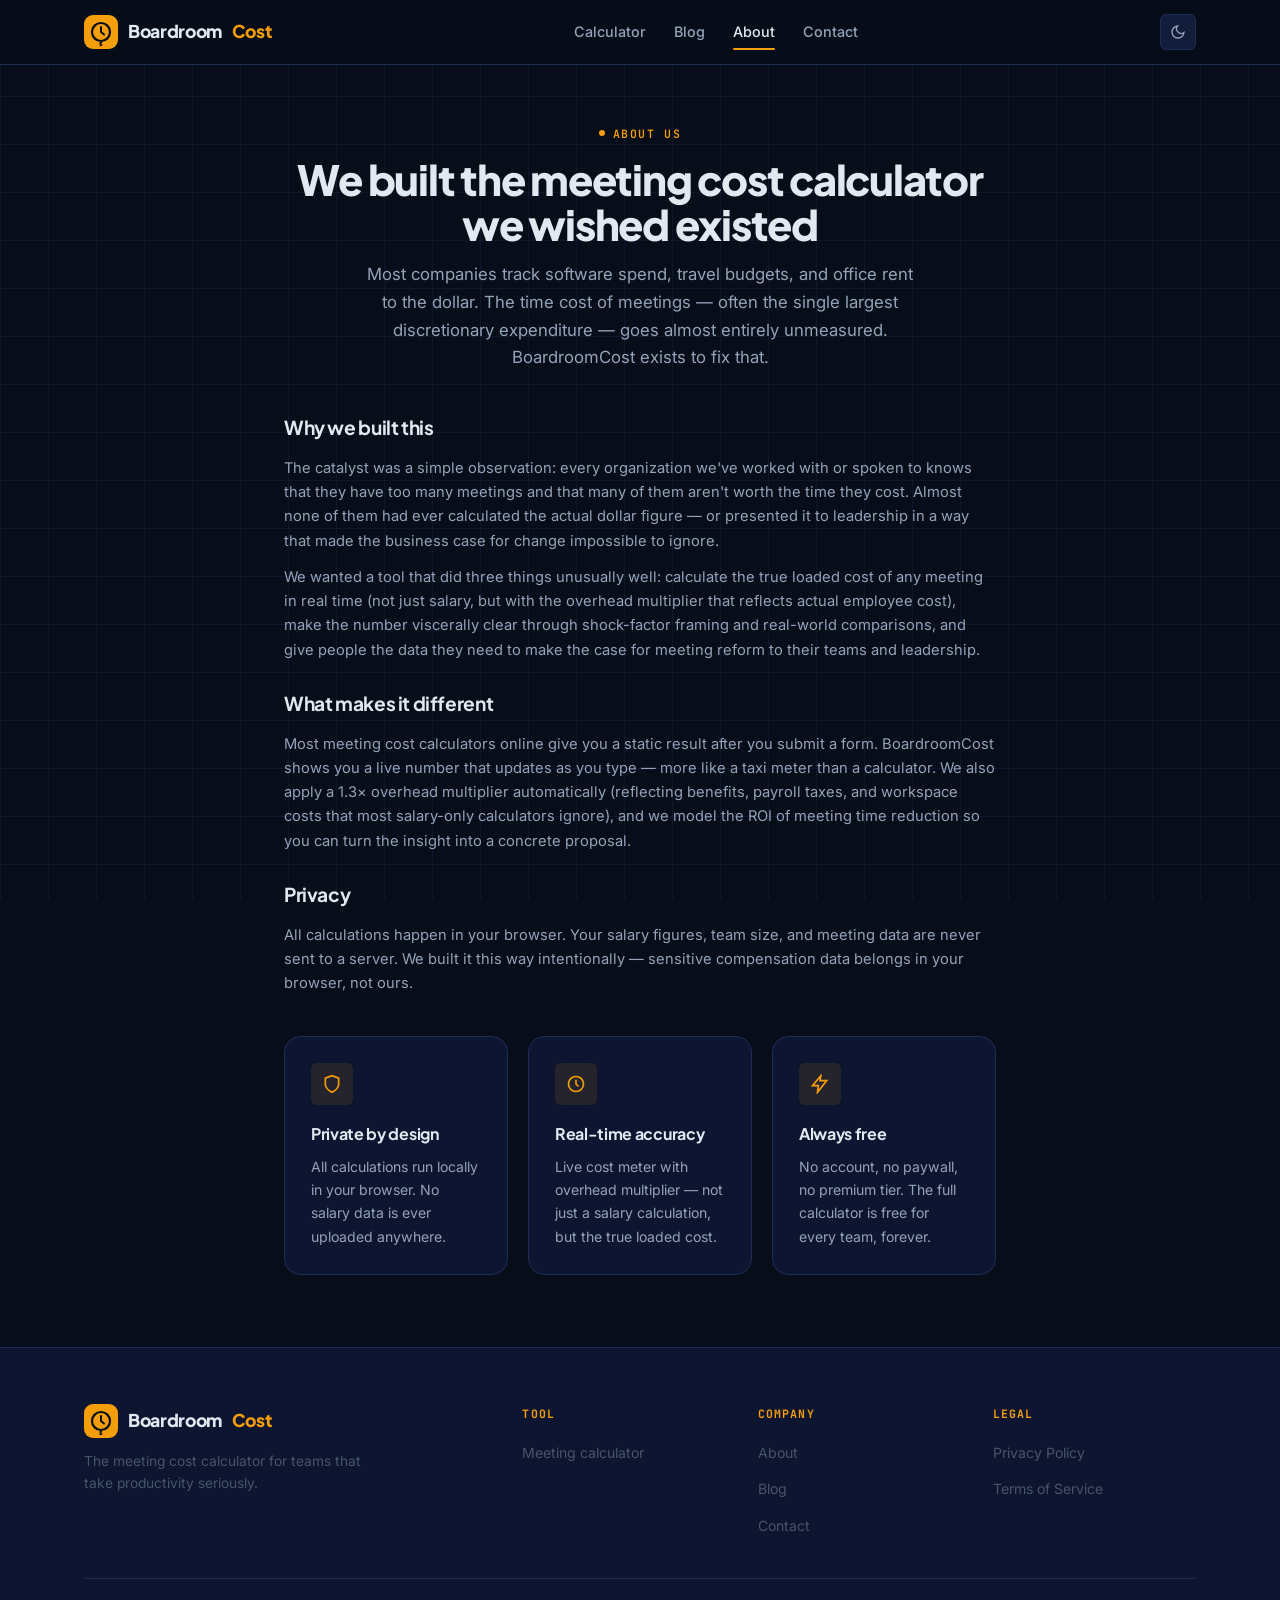
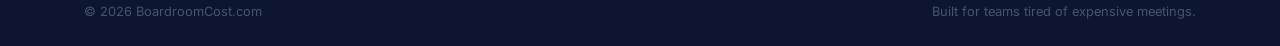
<file: about.html>
<!DOCTYPE html>
<html lang="en" data-theme="dark">
<head>
<meta charset="UTF-8"><meta name="viewport" content="width=device-width, initial-scale=1.0">
<title>About BoardroomCost | Free Meeting Cost Calculator</title>
<meta name="description" content="BoardroomCost is a free, private meeting cost calculator built to show business teams the true financial cost of their meetings — in real time.">
<link rel="canonical" href="https://boardroomcost.com/about.html">
<link rel="icon" type="image/svg+xml" href="data:image/svg+xml,<svg xmlns='http://www.w3.org/2000/svg' viewBox='0 0 100 100'><rect width='100' height='100' rx='20' fill='%23080D1A'/><rect x='15' y='35' width='70' height='45' rx='6' fill='none' stroke='%23F59E0B' stroke-width='5'/><circle cx='35' cy='57' r='5' fill='%23F59E0B'/><circle cx='50' cy='57' r='5' fill='%23F59E0B'/><circle cx='65' cy='57' r='5' fill='%23F59E0B'/></svg>">
<link rel="stylesheet" href="css/style.css">
<script type="application/ld+json">{"@context":"https://schema.org","@type":"AboutPage","name":"About BoardroomCost","url":"https://boardroomcost.com/about.html"}</script>
</head>
<body>
<header class="site-header">
  <nav class="container nav">
    <a href="index.html" class="logo"><svg class="logo-svg-icon" viewBox="0 0 34 34" fill="none" xmlns="http://www.w3.org/2000/svg"><rect width="34" height="34" rx="9" fill="#F59E0B"/><circle cx="17" cy="17" r="9" stroke="#080D1A" stroke-width="2.2" fill="none"/><path d="M17 12v5l3 2.5" stroke="#080D1A" stroke-width="2" stroke-linecap="round" stroke-linejoin="round"/><text x="17" y="30.5" text-anchor="middle" fill="#080D1A" font-size="5.5" font-family="Inter,sans-serif" font-weight="800">$</text></svg>Boardroom<span>Cost</span></a>
    <div class="nav-links"><a href="index.html">Calculator</a><a href="blog.html">Blog</a><a href="about.html" class="active">About</a><a href="contact.html">Contact</a></div>
    <div class="nav-right">
      <button class="theme-toggle" aria-label="Toggle theme"><svg class="icon-moon" viewBox="0 0 24 24" fill="none" stroke="currentColor" stroke-width="2"><path d="M21 12.79A9 9 0 1111.21 3 7 7 0 0021 12.79z"/></svg><svg class="icon-sun" viewBox="0 0 24 24" fill="none" stroke="currentColor" stroke-width="2"><circle cx="12" cy="12" r="5"/><line x1="12" y1="1" x2="12" y2="3"/><line x1="12" y1="21" x2="12" y2="23"/><line x1="1" y1="12" x2="3" y2="12"/><line x1="21" y1="12" x2="23" y2="12"/></svg></button>
      <button class="mobile-toggle" aria-label="Menu"><svg viewBox="0 0 24 24" fill="none" stroke="currentColor" stroke-width="2"><path d="M3 12h18M3 6h18M3 18h18"/></svg></button>
    </div>
  </nav>
  <div class="mobile-menu"><a href="index.html">Calculator</a><a href="blog.html">Blog</a><a href="about.html" class="active">About</a><a href="contact.html">Contact</a></div>
</header>
<main>
  <section class="hero" style="padding:52px 0 40px;">
    <div class="container" style="max-width:760px;margin:0 auto;text-align:center;">
      <span class="eyebrow">About us</span>
      <h1 style="font-size:clamp(1.8rem,3.8vw,2.6rem);margin:14px 0 14px;">We built the meeting cost calculator we wished existed</h1>
      <p class="hero-sub" style="margin:0 auto;">Most companies track software spend, travel budgets, and office rent to the dollar. The time cost of meetings — often the single largest discretionary expenditure — goes almost entirely unmeasured. BoardroomCost exists to fix that.</p>
    </div>
  </section>
  <section class="section" style="padding-top:0;">
    <div class="container" style="max-width:760px;">
      <div class="legal-content">
        <h2>Why we built this</h2>
        <p>The catalyst was a simple observation: every organization we've worked with or spoken to knows that they have too many meetings and that many of them aren't worth the time they cost. Almost none of them had ever calculated the actual dollar figure — or presented it to leadership in a way that made the business case for change impossible to ignore.</p>
        <p>We wanted a tool that did three things unusually well: calculate the true loaded cost of any meeting in real time (not just salary, but with the overhead multiplier that reflects actual employee cost), make the number viscerally clear through shock-factor framing and real-world comparisons, and give people the data they need to make the case for meeting reform to their teams and leadership.</p>
        <h2>What makes it different</h2>
        <p>Most meeting cost calculators online give you a static result after you submit a form. BoardroomCost shows you a live number that updates as you type — more like a taxi meter than a calculator. We also apply a 1.3× overhead multiplier automatically (reflecting benefits, payroll taxes, and workspace costs that most salary-only calculators ignore), and we model the ROI of meeting time reduction so you can turn the insight into a concrete proposal.</p>
        <h2>Privacy</h2>
        <p>All calculations happen in your browser. Your salary figures, team size, and meeting data are never sent to a server. We built it this way intentionally — sensitive compensation data belongs in your browser, not ours.</p>
      </div>
      <div class="features-grid" style="margin-top:40px;">
        <div class="feature-card">
          <div class="feature-icon"><svg viewBox="0 0 24 24" fill="none" stroke="currentColor" stroke-width="2"><path d="M12 22s8-4 8-10V5l-8-3-8 3v7c0 6 8 10 8 10z"/></svg></div>
          <h3>Private by design</h3>
          <p>All calculations run locally in your browser. No salary data is ever uploaded anywhere.</p>
        </div>
        <div class="feature-card">
          <div class="feature-icon"><svg viewBox="0 0 24 24" fill="none" stroke="currentColor" stroke-width="2"><circle cx="12" cy="12" r="9"/><path d="M12 7v5l3 3"/></svg></div>
          <h3>Real-time accuracy</h3>
          <p>Live cost meter with overhead multiplier — not just a salary calculation, but the true loaded cost.</p>
        </div>
        <div class="feature-card">
          <div class="feature-icon"><svg viewBox="0 0 24 24" fill="none" stroke="currentColor" stroke-width="2"><path d="M13 2L3 14h7l-1 8 11-14h-8l1-6z"/></svg></div>
          <h3>Always free</h3>
          <p>No account, no paywall, no premium tier. The full calculator is free for every team, forever.</p>
        </div>
      </div>
    </div>
  </section>
</main>
<footer class="site-footer"><div class="container">
  <div class="footer-grid">
    <div class="footer-brand"><a href="index.html" class="logo"><svg class="logo-svg-icon" viewBox="0 0 34 34" fill="none" xmlns="http://www.w3.org/2000/svg"><rect width="34" height="34" rx="9" fill="#F59E0B"/><circle cx="17" cy="17" r="9" stroke="#080D1A" stroke-width="2.2" fill="none"/><path d="M17 12v5l3 2.5" stroke="#080D1A" stroke-width="2" stroke-linecap="round" stroke-linejoin="round"/><text x="17" y="30.5" text-anchor="middle" fill="#080D1A" font-size="5.5" font-family="Inter,sans-serif" font-weight="800">$</text></svg>Boardroom<span>Cost</span></a><p>The meeting cost calculator for teams that take productivity seriously.</p></div>
    <div class="footer-col"><h4>Tool</h4><ul><li><a href="index.html">Meeting calculator</a></li></ul></div>
    <div class="footer-col"><h4>Company</h4><ul><li><a href="about.html">About</a></li><li><a href="blog.html">Blog</a></li><li><a href="contact.html">Contact</a></li></ul></div>
    <div class="footer-col"><h4>Legal</h4><ul><li><a href="privacy.html">Privacy Policy</a></li><li><a href="terms.html">Terms of Service</a></li></ul></div>
  </div>
  <div class="footer-bottom"><span>© <span data-year></span> BoardroomCost.com</span><span>Built for teams tired of expensive meetings.</span></div>
</div></footer>
<button class="back-to-top" aria-label="Back to top"><svg viewBox="0 0 24 24" fill="none" stroke="currentColor" stroke-width="2.5"><path d="M12 19V5M5 12l7-7 7 7"/></svg></button>
<script src="js/main.js"></script><script src="js/adsense.js"></script>
</body></html>
</file>
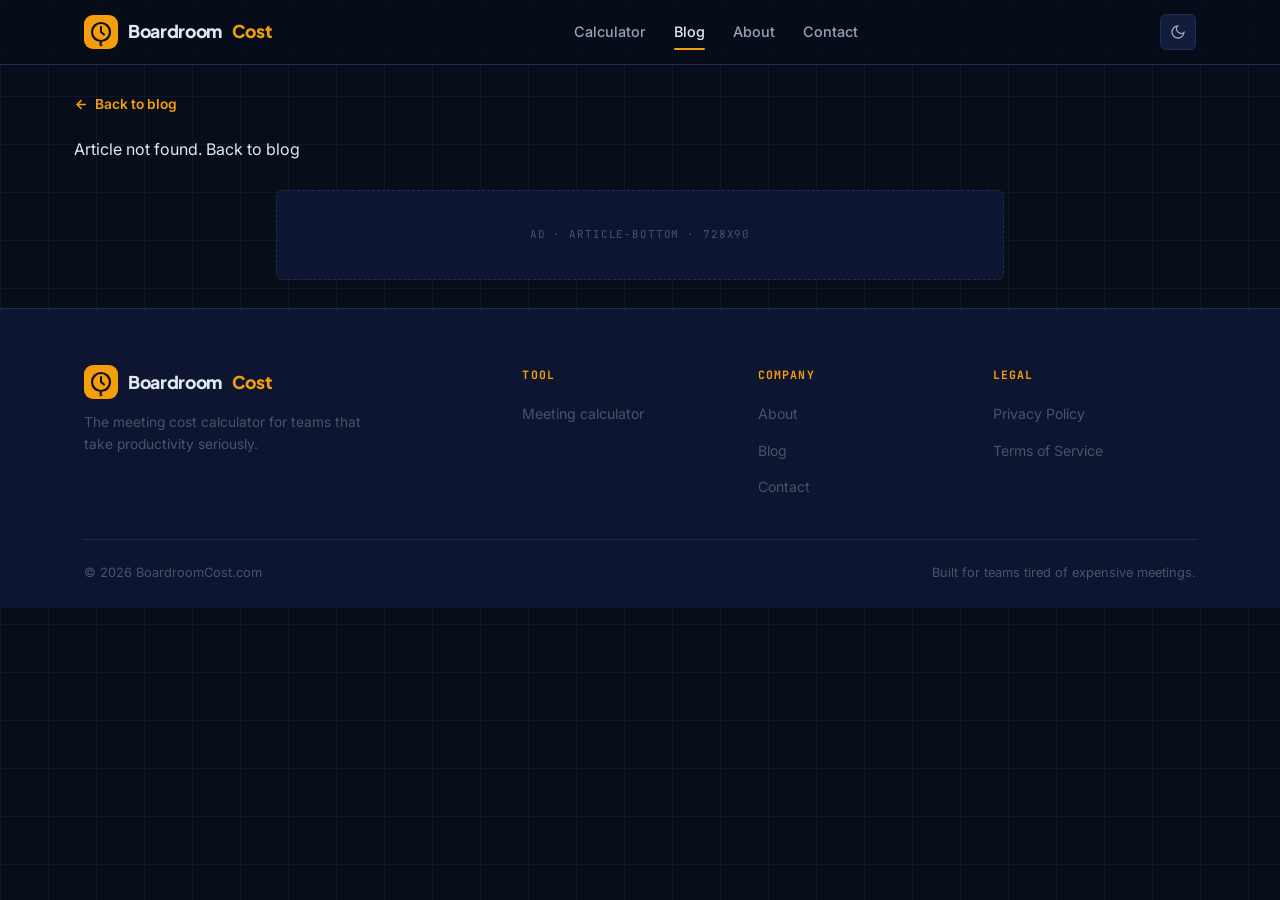
<file: blog-post.html>
<!DOCTYPE html>
<html lang="en" data-theme="dark">
<head>
<meta charset="UTF-8"><meta name="viewport" content="width=device-width, initial-scale=1.0">
<title>Article | BoardroomCost Blog</title>
<meta name="description" content="BoardroomCost blog article.">
<link rel="canonical" href="https://boardroomcost.com/blog-post.html">
<link rel="icon" type="image/svg+xml" href="data:image/svg+xml,<svg xmlns='http://www.w3.org/2000/svg' viewBox='0 0 100 100'><rect width='100' height='100' rx='20' fill='%23080D1A'/><rect x='15' y='35' width='70' height='45' rx='6' fill='none' stroke='%23F59E0B' stroke-width='5'/><circle cx='35' cy='57' r='5' fill='%23F59E0B'/><circle cx='50' cy='57' r='5' fill='%23F59E0B'/><circle cx='65' cy='57' r='5' fill='%23F59E0B'/></svg>">
<link rel="stylesheet" href="css/style.css">
<!-- REPLACE WITH YOUR ADSENSE CODE -->
</head>
<body>
<header class="site-header">
  <nav class="container nav">
    <a href="index.html" class="logo"><svg class="logo-svg-icon" viewBox="0 0 34 34" fill="none" xmlns="http://www.w3.org/2000/svg"><rect width="34" height="34" rx="9" fill="#F59E0B"/><circle cx="17" cy="17" r="9" stroke="#080D1A" stroke-width="2.2" fill="none"/><path d="M17 12v5l3 2.5" stroke="#080D1A" stroke-width="2" stroke-linecap="round" stroke-linejoin="round"/><text x="17" y="30.5" text-anchor="middle" fill="#080D1A" font-size="5.5" font-family="Inter,sans-serif" font-weight="800">$</text></svg>Boardroom<span>Cost</span></a>
    <div class="nav-links"><a href="index.html">Calculator</a><a href="blog.html" class="active">Blog</a><a href="about.html">About</a><a href="contact.html">Contact</a></div>
    <div class="nav-right">
      <button class="theme-toggle" aria-label="Toggle theme"><svg class="icon-moon" viewBox="0 0 24 24" fill="none" stroke="currentColor" stroke-width="2"><path d="M21 12.79A9 9 0 1111.21 3 7 7 0 0021 12.79z"/></svg><svg class="icon-sun" viewBox="0 0 24 24" fill="none" stroke="currentColor" stroke-width="2"><circle cx="12" cy="12" r="5"/><line x1="12" y1="1" x2="12" y2="3"/><line x1="12" y1="21" x2="12" y2="23"/><line x1="1" y1="12" x2="3" y2="12"/><line x1="21" y1="12" x2="23" y2="12"/></svg></button>
      <button class="mobile-toggle" aria-label="Menu"><svg viewBox="0 0 24 24" fill="none" stroke="currentColor" stroke-width="2"><path d="M3 12h18M3 6h18M3 18h18"/></svg></button>
    </div>
  </nav>
  <div class="mobile-menu"><a href="index.html">Calculator</a><a href="blog.html" class="active">Blog</a><a href="about.html">About</a><a href="contact.html">Contact</a></div>
</header>
<main>
  <div class="container" style="padding-top:28px;max-width:1180px;">
    <a href="blog.html" style="display:inline-flex;align-items:center;gap:6px;color:var(--gold);font-weight:600;font-size:0.86rem;margin-bottom:20px;">
      <svg width="15" height="15" viewBox="0 0 24 24" fill="none" stroke="currentColor" stroke-width="2.5"><path d="M19 12H5M12 19l-7-7 7-7"/></svg>Back to blog
    </a>
    <div id="articleRoot">
      <div class="skeleton" style="height:32px;width:65%;margin-bottom:14px;"></div>
      <div class="skeleton" style="height:18px;width:35%;margin-bottom:28px;"></div>
      <div class="skeleton" style="height:300px;margin-bottom:28px;border-radius:16px;"></div>
      <div class="skeleton" style="height:16px;margin-bottom:10px;"></div>
      <div class="skeleton" style="height:16px;margin-bottom:10px;"></div>
      <div class="skeleton" style="height:16px;width:75%;"></div>
    </div>
  </div>
  <div class="container" style="margin-top:20px;">
    <div class="adsense-slot leaderboard" data-slot="article-bottom" data-size="728x90"></div>
  </div>
</main>
<footer class="site-footer"><div class="container">
  <div class="footer-grid">
    <div class="footer-brand"><a href="index.html" class="logo"><svg class="logo-svg-icon" viewBox="0 0 34 34" fill="none" xmlns="http://www.w3.org/2000/svg"><rect width="34" height="34" rx="9" fill="#F59E0B"/><circle cx="17" cy="17" r="9" stroke="#080D1A" stroke-width="2.2" fill="none"/><path d="M17 12v5l3 2.5" stroke="#080D1A" stroke-width="2" stroke-linecap="round" stroke-linejoin="round"/><text x="17" y="30.5" text-anchor="middle" fill="#080D1A" font-size="5.5" font-family="Inter,sans-serif" font-weight="800">$</text></svg>Boardroom<span>Cost</span></a><p>The meeting cost calculator for teams that take productivity seriously.</p></div>
    <div class="footer-col"><h4>Tool</h4><ul><li><a href="index.html">Meeting calculator</a></li></ul></div>
    <div class="footer-col"><h4>Company</h4><ul><li><a href="about.html">About</a></li><li><a href="blog.html">Blog</a></li><li><a href="contact.html">Contact</a></li></ul></div>
    <div class="footer-col"><h4>Legal</h4><ul><li><a href="privacy.html">Privacy Policy</a></li><li><a href="terms.html">Terms of Service</a></li></ul></div>
  </div>
  <div class="footer-bottom"><span>© <span data-year></span> BoardroomCost.com</span><span>Built for teams tired of expensive meetings.</span></div>
</div></footer>
<button class="back-to-top" aria-label="Back to top"><svg viewBox="0 0 24 24" fill="none" stroke="currentColor" stroke-width="2.5"><path d="M12 19V5M5 12l7-7 7 7"/></svg></button>
<script src="js/main.js"></script><script src="js/adsense.js"></script><script src="js/blog.js"></script>
<script>document.addEventListener('DOMContentLoaded',()=>{ if(window.BoardroomBlog) window.BoardroomBlog.renderArticlePage(); });</script>
</body></html>
</file>
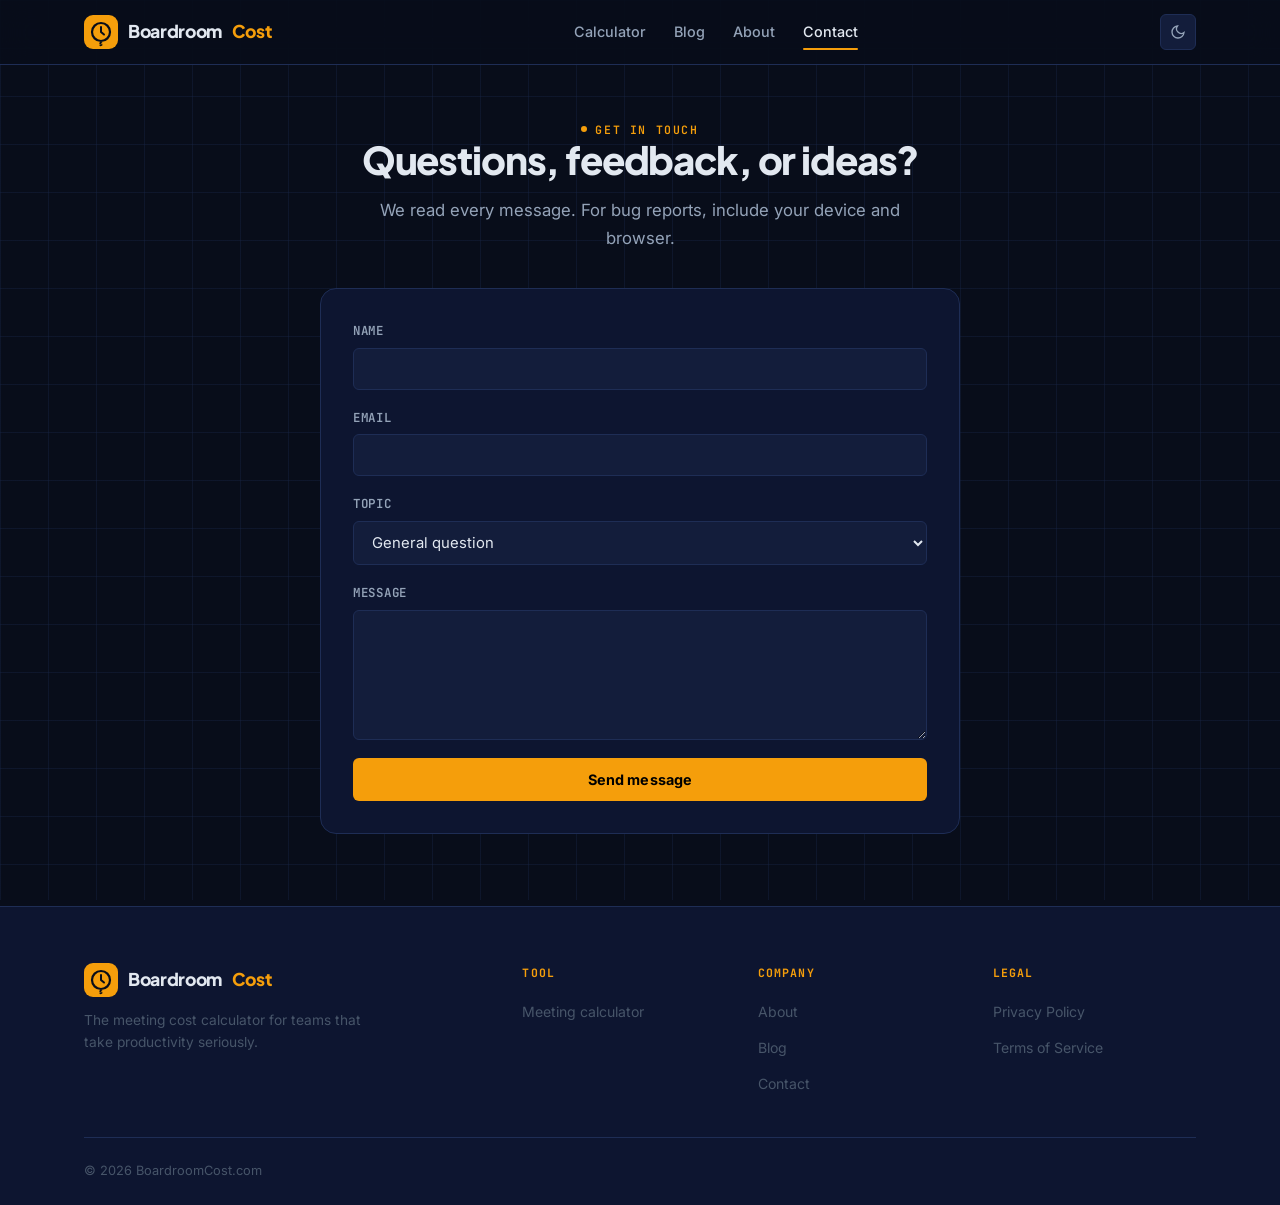
<file: contact.html>
<!DOCTYPE html>
<html lang="en" data-theme="dark">
<head>
<meta charset="UTF-8"><meta name="viewport" content="width=device-width, initial-scale=1.0">
<title>Contact BoardroomCost</title>
<meta name="description" content="Get in touch with the BoardroomCost team — questions, feedback, or partnership inquiries.">
<link rel="canonical" href="https://boardroomcost.com/contact.html">
<link rel="icon" type="image/svg+xml" href="data:image/svg+xml,<svg xmlns='http://www.w3.org/2000/svg' viewBox='0 0 100 100'><rect width='100' height='100' rx='20' fill='%23080D1A'/><rect x='15' y='35' width='70' height='45' rx='6' fill='none' stroke='%23F59E0B' stroke-width='5'/><circle cx='35' cy='57' r='5' fill='%23F59E0B'/><circle cx='50' cy='57' r='5' fill='%23F59E0B'/><circle cx='65' cy='57' r='5' fill='%23F59E0B'/></svg>">
<link rel="stylesheet" href="css/style.css">
</head>
<body>
<header class="site-header">
  <nav class="container nav">
    <a href="index.html" class="logo"><svg class="logo-svg-icon" viewBox="0 0 34 34" fill="none" xmlns="http://www.w3.org/2000/svg"><rect width="34" height="34" rx="9" fill="#F59E0B"/><circle cx="17" cy="17" r="9" stroke="#080D1A" stroke-width="2.2" fill="none"/><path d="M17 12v5l3 2.5" stroke="#080D1A" stroke-width="2" stroke-linecap="round" stroke-linejoin="round"/><text x="17" y="30.5" text-anchor="middle" fill="#080D1A" font-size="5.5" font-family="Inter,sans-serif" font-weight="800">$</text></svg>Boardroom<span>Cost</span></a>
    <div class="nav-links"><a href="index.html">Calculator</a><a href="blog.html">Blog</a><a href="about.html">About</a><a href="contact.html" class="active">Contact</a></div>
    <div class="nav-right">
      <button class="theme-toggle" aria-label="Toggle theme"><svg class="icon-moon" viewBox="0 0 24 24" fill="none" stroke="currentColor" stroke-width="2"><path d="M21 12.79A9 9 0 1111.21 3 7 7 0 0021 12.79z"/></svg><svg class="icon-sun" viewBox="0 0 24 24" fill="none" stroke="currentColor" stroke-width="2"><circle cx="12" cy="12" r="5"/><line x1="12" y1="1" x2="12" y2="3"/><line x1="12" y1="21" x2="12" y2="23"/><line x1="1" y1="12" x2="3" y2="12"/><line x1="21" y1="12" x2="23" y2="12"/></svg></button>
      <button class="mobile-toggle" aria-label="Menu"><svg viewBox="0 0 24 24" fill="none" stroke="currentColor" stroke-width="2"><path d="M3 12h18M3 6h18M3 18h18"/></svg></button>
    </div>
  </nav>
  <div class="mobile-menu"><a href="index.html">Calculator</a><a href="blog.html">Blog</a><a href="about.html">About</a><a href="contact.html" class="active">Contact</a></div>
</header>
<main>
  <section class="hero" style="padding:48px 0 36px;">
    <div class="container"><div class="hero-head">
      <span class="eyebrow">Get in touch</span>
      <h1 style="font-size:clamp(1.7rem,3.4vw,2.4rem);">Questions, feedback, or ideas?</h1>
      <p class="hero-sub" style="margin:0 auto;">We read every message. For bug reports, include your device and browser.</p>
    </div></div>
  </section>
  <section class="section" style="padding-top:0;">
    <div class="container">
      <div class="form-card">
        <div class="form-success" id="formSuccess">✓ Message received — we'll get back to you soon.</div>
        <form id="contactForm">
          <div class="form-row"><label for="cName">Name</label><input type="text" id="cName" required></div>
          <div class="form-row"><label for="cEmail">Email</label><input type="email" id="cEmail" required></div>
          <div class="form-row"><label for="cTopic">Topic</label>
            <select id="cTopic"><option>General question</option><option>Bug report</option><option>Feature request</option><option>Partnership / advertising</option><option>Other</option></select>
          </div>
          <div class="form-row"><label for="cMessage">Message</label><textarea id="cMessage" required></textarea></div>
          <button type="submit" class="btn btn-gold btn-block">Send message</button>
        </form>
      </div>
    </div>
  </section>
</main>
<footer class="site-footer"><div class="container">
  <div class="footer-grid">
    <div class="footer-brand"><a href="index.html" class="logo"><svg class="logo-svg-icon" viewBox="0 0 34 34" fill="none" xmlns="http://www.w3.org/2000/svg"><rect width="34" height="34" rx="9" fill="#F59E0B"/><circle cx="17" cy="17" r="9" stroke="#080D1A" stroke-width="2.2" fill="none"/><path d="M17 12v5l3 2.5" stroke="#080D1A" stroke-width="2" stroke-linecap="round" stroke-linejoin="round"/><text x="17" y="30.5" text-anchor="middle" fill="#080D1A" font-size="5.5" font-family="Inter,sans-serif" font-weight="800">$</text></svg>Boardroom<span>Cost</span></a><p>The meeting cost calculator for teams that take productivity seriously.</p></div>
    <div class="footer-col"><h4>Tool</h4><ul><li><a href="index.html">Meeting calculator</a></li></ul></div>
    <div class="footer-col"><h4>Company</h4><ul><li><a href="about.html">About</a></li><li><a href="blog.html">Blog</a></li><li><a href="contact.html">Contact</a></li></ul></div>
    <div class="footer-col"><h4>Legal</h4><ul><li><a href="privacy.html">Privacy Policy</a></li><li><a href="terms.html">Terms of Service</a></li></ul></div>
  </div>
  <div class="footer-bottom"><span>© <span data-year></span> BoardroomCost.com</span></div>
</div></footer>
<button class="back-to-top" aria-label="Back to top"><svg viewBox="0 0 24 24" fill="none" stroke="currentColor" stroke-width="2.5"><path d="M12 19V5M5 12l7-7 7 7"/></svg></button>
<script src="js/main.js"></script><script src="js/adsense.js"></script>
<script>
document.getElementById('contactForm').addEventListener('submit',function(e){
  e.preventDefault();
  document.getElementById('formSuccess').classList.add('show');
  this.reset();
  document.getElementById('formSuccess').scrollIntoView({behavior:'smooth',block:'center'});
});
</script>
</body></html>
</file>
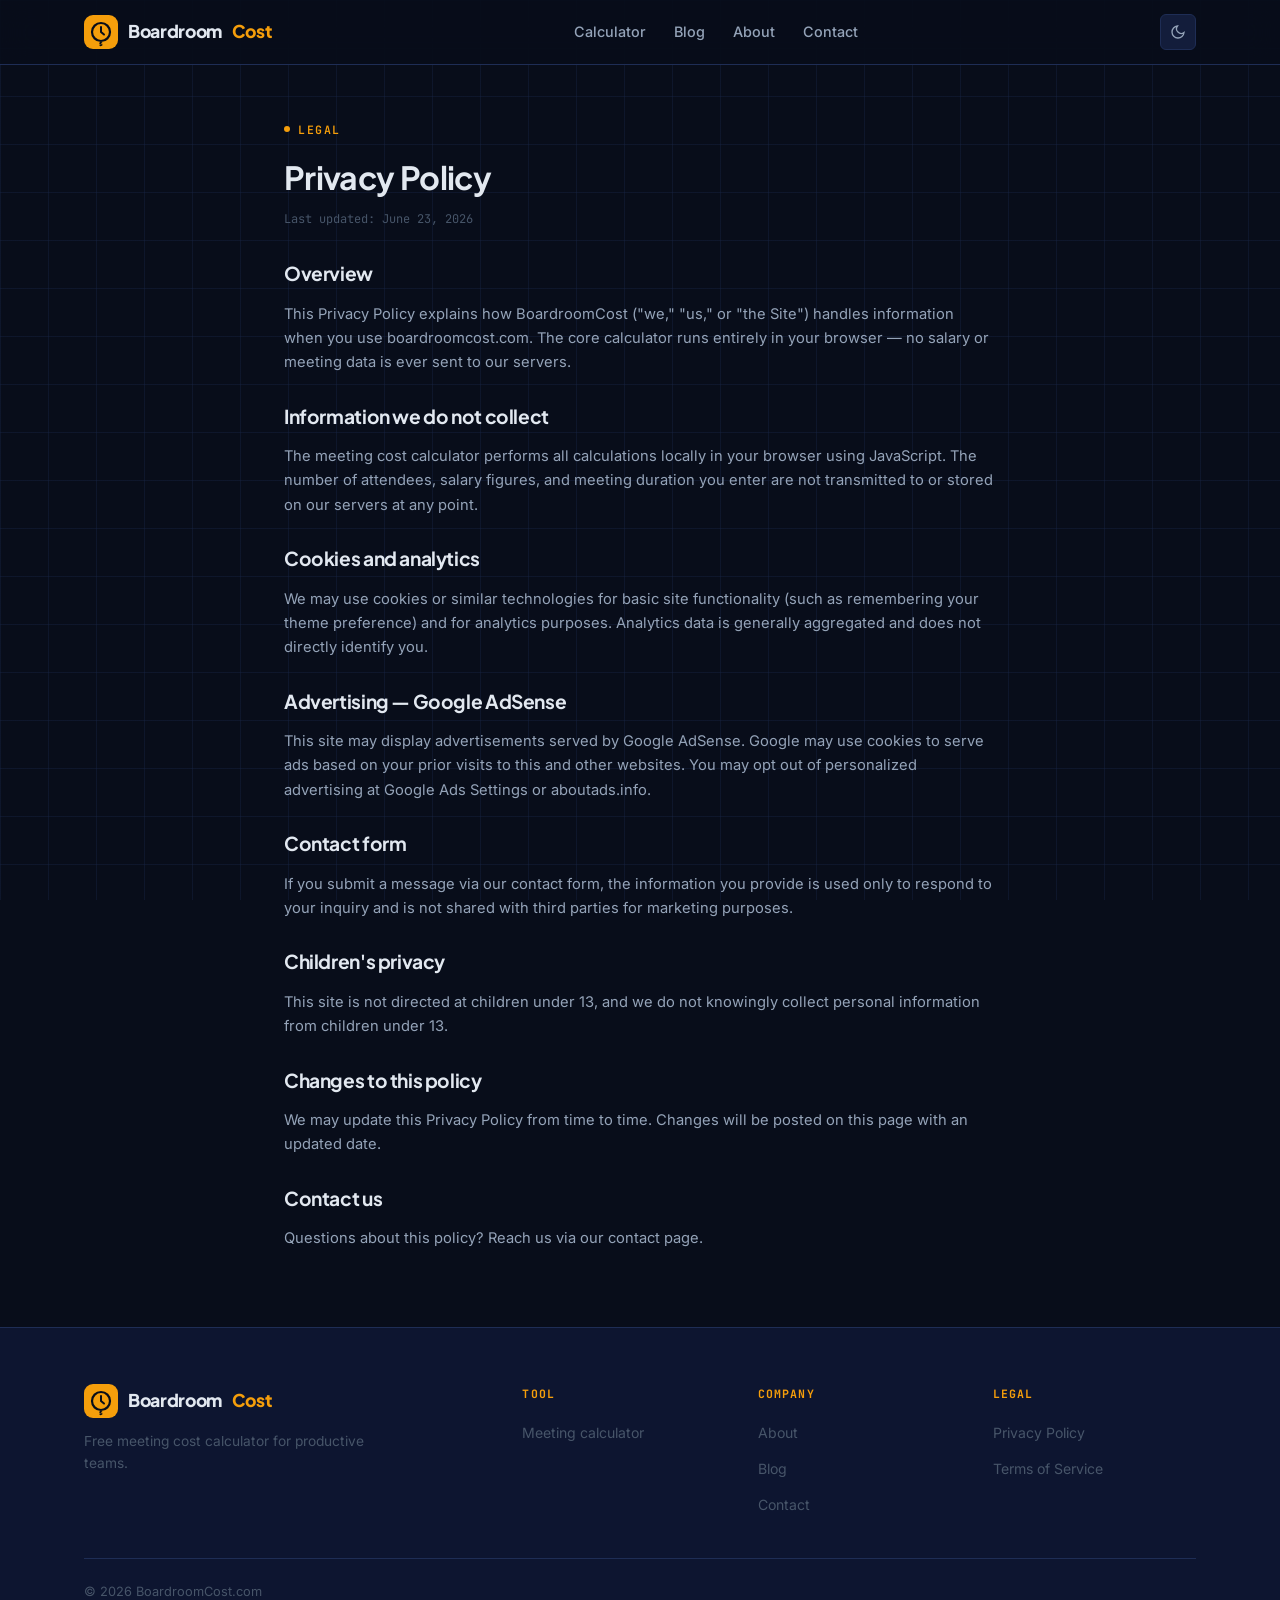
<file: privacy.html>
<!DOCTYPE html>
<html lang="en" data-theme="dark">
<head>
<meta charset="UTF-8"><meta name="viewport" content="width=device-width, initial-scale=1.0">
<title>Privacy Policy | BoardroomCost</title>
<meta name="description" content="BoardroomCost privacy policy — how we handle data, cookies, analytics, and advertising.">
<link rel="canonical" href="https://boardroomcost.com/privacy.html">
<link rel="icon" type="image/svg+xml" href="data:image/svg+xml,<svg xmlns='http://www.w3.org/2000/svg' viewBox='0 0 100 100'><rect width='100' height='100' rx='20' fill='%23080D1A'/><rect x='15' y='35' width='70' height='45' rx='6' fill='none' stroke='%23F59E0B' stroke-width='5'/></svg>">
<link rel="stylesheet" href="css/style.css">
</head>
<body>
<header class="site-header">
  <nav class="container nav">
    <a href="index.html" class="logo"><svg class="logo-svg-icon" viewBox="0 0 34 34" fill="none" xmlns="http://www.w3.org/2000/svg"><rect width="34" height="34" rx="9" fill="#F59E0B"/><circle cx="17" cy="17" r="9" stroke="#080D1A" stroke-width="2.2" fill="none"/><path d="M17 12v5l3 2.5" stroke="#080D1A" stroke-width="2" stroke-linecap="round" stroke-linejoin="round"/><text x="17" y="30.5" text-anchor="middle" fill="#080D1A" font-size="5.5" font-family="Inter,sans-serif" font-weight="800">$</text></svg>Boardroom<span>Cost</span></a>
    <div class="nav-links"><a href="index.html">Calculator</a><a href="blog.html">Blog</a><a href="about.html">About</a><a href="contact.html">Contact</a></div>
    <div class="nav-right"><button class="theme-toggle" aria-label="Toggle theme"><svg class="icon-moon" viewBox="0 0 24 24" fill="none" stroke="currentColor" stroke-width="2"><path d="M21 12.79A9 9 0 1111.21 3 7 7 0 0021 12.79z"/></svg><svg class="icon-sun" viewBox="0 0 24 24" fill="none" stroke="currentColor" stroke-width="2"><circle cx="12" cy="12" r="5"/></svg></button></div>
  </nav>
</header>
<main>
  <div class="container" style="max-width:760px;padding-top:48px;padding-bottom:64px;">
    <span class="eyebrow">Legal</span>
    <h1 style="font-size:clamp(1.5rem,3vw,2rem);margin:12px 0 6px;">Privacy Policy</h1>
    <p class="last-updated">Last updated: June 23, 2026</p>
    <div class="legal-content">
      <h2>Overview</h2>
      <p>This Privacy Policy explains how BoardroomCost ("we," "us," or "the Site") handles information when you use boardroomcost.com. The core calculator runs entirely in your browser — no salary or meeting data is ever sent to our servers.</p>
      <h2>Information we do not collect</h2>
      <p>The meeting cost calculator performs all calculations locally in your browser using JavaScript. The number of attendees, salary figures, and meeting duration you enter are not transmitted to or stored on our servers at any point.</p>
      <h2>Cookies and analytics</h2>
      <p>We may use cookies or similar technologies for basic site functionality (such as remembering your theme preference) and for analytics purposes. Analytics data is generally aggregated and does not directly identify you.</p>
      <h2>Advertising — Google AdSense</h2>
      <p>This site may display advertisements served by Google AdSense. Google may use cookies to serve ads based on your prior visits to this and other websites. You may opt out of personalized advertising at <a href="https://www.google.com/settings/ads" target="_blank" rel="noopener">Google Ads Settings</a> or <a href="https://www.aboutads.info/choices/" target="_blank" rel="noopener">aboutads.info</a>.</p>
      <h2>Contact form</h2>
      <p>If you submit a message via our contact form, the information you provide is used only to respond to your inquiry and is not shared with third parties for marketing purposes.</p>
      <h2>Children's privacy</h2>
      <p>This site is not directed at children under 13, and we do not knowingly collect personal information from children under 13.</p>
      <h2>Changes to this policy</h2>
      <p>We may update this Privacy Policy from time to time. Changes will be posted on this page with an updated date.</p>
      <h2>Contact us</h2>
      <p>Questions about this policy? Reach us via our <a href="contact.html">contact page</a>.</p>
    </div>
  </div>
</main>
<footer class="site-footer"><div class="container">
  <div class="footer-grid">
    <div class="footer-brand"><a href="index.html" class="logo"><svg class="logo-svg-icon" viewBox="0 0 34 34" fill="none" xmlns="http://www.w3.org/2000/svg"><rect width="34" height="34" rx="9" fill="#F59E0B"/><circle cx="17" cy="17" r="9" stroke="#080D1A" stroke-width="2.2" fill="none"/><path d="M17 12v5l3 2.5" stroke="#080D1A" stroke-width="2" stroke-linecap="round" stroke-linejoin="round"/><text x="17" y="30.5" text-anchor="middle" fill="#080D1A" font-size="5.5" font-family="Inter,sans-serif" font-weight="800">$</text></svg>Boardroom<span>Cost</span></a><p>Free meeting cost calculator for productive teams.</p></div>
    <div class="footer-col"><h4>Tool</h4><ul><li><a href="index.html">Meeting calculator</a></li></ul></div>
    <div class="footer-col"><h4>Company</h4><ul><li><a href="about.html">About</a></li><li><a href="blog.html">Blog</a></li><li><a href="contact.html">Contact</a></li></ul></div>
    <div class="footer-col"><h4>Legal</h4><ul><li><a href="privacy.html">Privacy Policy</a></li><li><a href="terms.html">Terms of Service</a></li></ul></div>
  </div>
  <div class="footer-bottom"><span>© <span data-year></span> BoardroomCost.com</span></div>
</div></footer>
<script src="js/main.js"></script>
</body></html>
</file>
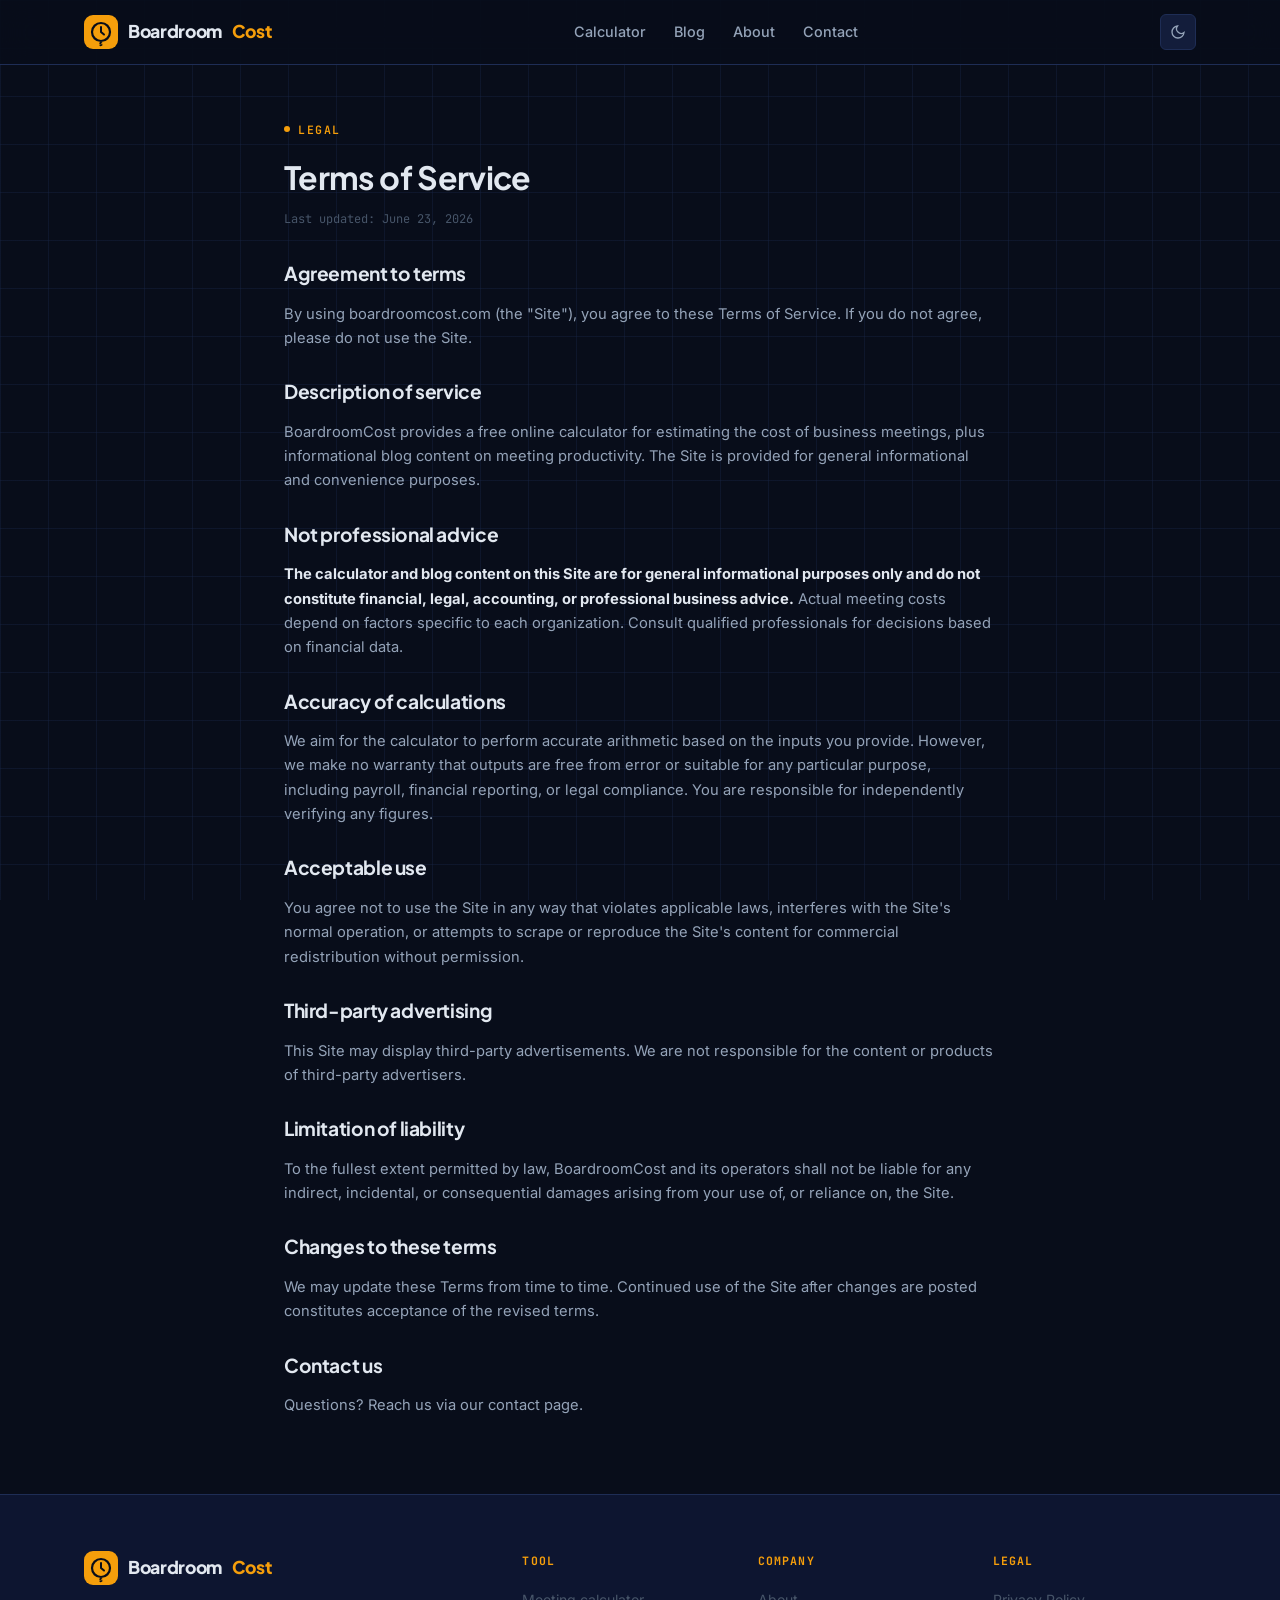
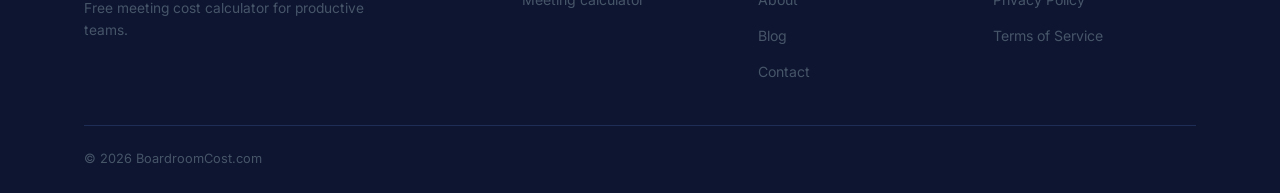
<file: terms.html>
<!DOCTYPE html>
<html lang="en" data-theme="dark">
<head>
<meta charset="UTF-8"><meta name="viewport" content="width=device-width, initial-scale=1.0">
<title>Terms of Service | BoardroomCost</title>
<meta name="description" content="Terms of Service for BoardroomCost.com.">
<link rel="canonical" href="https://boardroomcost.com/terms.html">
<link rel="icon" type="image/svg+xml" href="data:image/svg+xml,<svg xmlns='http://www.w3.org/2000/svg' viewBox='0 0 100 100'><rect width='100' height='100' rx='20' fill='%23080D1A'/><rect x='15' y='35' width='70' height='45' rx='6' fill='none' stroke='%23F59E0B' stroke-width='5'/></svg>">
<link rel="stylesheet" href="css/style.css">
</head>
<body>
<header class="site-header">
  <nav class="container nav">
    <a href="index.html" class="logo"><svg class="logo-svg-icon" viewBox="0 0 34 34" fill="none" xmlns="http://www.w3.org/2000/svg"><rect width="34" height="34" rx="9" fill="#F59E0B"/><circle cx="17" cy="17" r="9" stroke="#080D1A" stroke-width="2.2" fill="none"/><path d="M17 12v5l3 2.5" stroke="#080D1A" stroke-width="2" stroke-linecap="round" stroke-linejoin="round"/><text x="17" y="30.5" text-anchor="middle" fill="#080D1A" font-size="5.5" font-family="Inter,sans-serif" font-weight="800">$</text></svg>Boardroom<span>Cost</span></a>
    <div class="nav-links"><a href="index.html">Calculator</a><a href="blog.html">Blog</a><a href="about.html">About</a><a href="contact.html">Contact</a></div>
    <div class="nav-right"><button class="theme-toggle" aria-label="Toggle theme"><svg class="icon-moon" viewBox="0 0 24 24" fill="none" stroke="currentColor" stroke-width="2"><path d="M21 12.79A9 9 0 1111.21 3 7 7 0 0021 12.79z"/></svg><svg class="icon-sun" viewBox="0 0 24 24" fill="none" stroke="currentColor" stroke-width="2"><circle cx="12" cy="12" r="5"/></svg></button></div>
  </nav>
</header>
<main>
  <div class="container" style="max-width:760px;padding-top:48px;padding-bottom:64px;">
    <span class="eyebrow">Legal</span>
    <h1 style="font-size:clamp(1.5rem,3vw,2rem);margin:12px 0 6px;">Terms of Service</h1>
    <p class="last-updated">Last updated: June 23, 2026</p>
    <div class="legal-content">
      <h2>Agreement to terms</h2>
      <p>By using boardroomcost.com (the "Site"), you agree to these Terms of Service. If you do not agree, please do not use the Site.</p>
      <h2>Description of service</h2>
      <p>BoardroomCost provides a free online calculator for estimating the cost of business meetings, plus informational blog content on meeting productivity. The Site is provided for general informational and convenience purposes.</p>
      <h2>Not professional advice</h2>
      <p><strong>The calculator and blog content on this Site are for general informational purposes only and do not constitute financial, legal, accounting, or professional business advice.</strong> Actual meeting costs depend on factors specific to each organization. Consult qualified professionals for decisions based on financial data.</p>
      <h2>Accuracy of calculations</h2>
      <p>We aim for the calculator to perform accurate arithmetic based on the inputs you provide. However, we make no warranty that outputs are free from error or suitable for any particular purpose, including payroll, financial reporting, or legal compliance. You are responsible for independently verifying any figures.</p>
      <h2>Acceptable use</h2>
      <p>You agree not to use the Site in any way that violates applicable laws, interferes with the Site's normal operation, or attempts to scrape or reproduce the Site's content for commercial redistribution without permission.</p>
      <h2>Third-party advertising</h2>
      <p>This Site may display third-party advertisements. We are not responsible for the content or products of third-party advertisers.</p>
      <h2>Limitation of liability</h2>
      <p>To the fullest extent permitted by law, BoardroomCost and its operators shall not be liable for any indirect, incidental, or consequential damages arising from your use of, or reliance on, the Site.</p>
      <h2>Changes to these terms</h2>
      <p>We may update these Terms from time to time. Continued use of the Site after changes are posted constitutes acceptance of the revised terms.</p>
      <h2>Contact us</h2>
      <p>Questions? Reach us via our <a href="contact.html">contact page</a>.</p>
    </div>
  </div>
</main>
<footer class="site-footer"><div class="container">
  <div class="footer-grid">
    <div class="footer-brand"><a href="index.html" class="logo"><svg class="logo-svg-icon" viewBox="0 0 34 34" fill="none" xmlns="http://www.w3.org/2000/svg"><rect width="34" height="34" rx="9" fill="#F59E0B"/><circle cx="17" cy="17" r="9" stroke="#080D1A" stroke-width="2.2" fill="none"/><path d="M17 12v5l3 2.5" stroke="#080D1A" stroke-width="2" stroke-linecap="round" stroke-linejoin="round"/><text x="17" y="30.5" text-anchor="middle" fill="#080D1A" font-size="5.5" font-family="Inter,sans-serif" font-weight="800">$</text></svg>Boardroom<span>Cost</span></a><p>Free meeting cost calculator for productive teams.</p></div>
    <div class="footer-col"><h4>Tool</h4><ul><li><a href="index.html">Meeting calculator</a></li></ul></div>
    <div class="footer-col"><h4>Company</h4><ul><li><a href="about.html">About</a></li><li><a href="blog.html">Blog</a></li><li><a href="contact.html">Contact</a></li></ul></div>
    <div class="footer-col"><h4>Legal</h4><ul><li><a href="privacy.html">Privacy Policy</a></li><li><a href="terms.html">Terms of Service</a></li></ul></div>
  </div>
  <div class="footer-bottom"><span>© <span data-year></span> BoardroomCost.com</span></div>
</div></footer>
<script src="js/main.js"></script>
</body></html>
</file>
<file: css/style.css>
/* ==========================================================================
   BoardroomCost.com — Executive Dark Design System
   Concept: "The Boardroom Terminal" — Bloomberg-meets-SaaS
   Signature: Taxi meter real-time counter, dark command-center aesthetic
   ========================================================================== */

@import url('https://fonts.googleapis.com/css2?family=Plus+Jakarta+Sans:wght@700;800;900&family=Inter:wght@400;500;600;700&family=JetBrains+Mono:wght@500;600;700&display=swap');

:root {
  /* === Core palette === */
  --void:       #080D1A;   /* page background */
  --depth:      #0D1530;   /* card background */
  --surface:    #131D3B;   /* elevated surface */
  --border:     #1E2D55;   /* subtle border */
  --border-hi:  #2A3F75;   /* highlighted border */

  /* === Accent colors === */
  --gold:       #F59E0B;   /* primary accent — buttons, labels */
  --gold-dim:   #92660A;
  --red:        #EF4444;   /* shock/alarm — the big cost number */
  --red-glow:   rgba(239,68,68,0.18);
  --green:      #10B981;   /* savings / positive */
  --green-dim:  rgba(16,185,129,0.15);
  --blue:       #3B82F6;   /* info accent */

  /* === Text === */
  --text:       #E2E8F0;
  --text-soft:  #94A3B8;
  --text-muted: #475569;

  /* === Typography === */
  --font-display: 'Plus Jakarta Sans', sans-serif;
  --font-body:    'Inter', sans-serif;
  --font-mono:    'JetBrains Mono', monospace;

  /* === Layout === */
  --radius:     16px;
  --radius-sm:  10px;
  --radius-xs:  6px;
  --shadow-card: 0 4px 24px rgba(0,0,0,0.5);
  --shadow-glow: 0 0 40px rgba(245,158,11,0.12);
  --container:  1160px;
  --transition: 0.2s cubic-bezier(0.4,0,0.2,1);
}

/* Light mode — togglable */
[data-theme="light"] {
  --void:       #F1F5F9;
  --depth:      #FFFFFF;
  --surface:    #F8FAFC;
  --border:     #E2E8F0;
  --border-hi:  #CBD5E1;
  --text:       #0F172A;
  --text-soft:  #475569;
  --text-muted: #94A3B8;
  --shadow-card: 0 4px 24px rgba(0,0,0,0.08);
  --shadow-glow: 0 0 40px rgba(245,158,11,0.06);
}

/* === Reset === */
*, *::before, *::after { box-sizing: border-box; margin: 0; padding: 0; }
html { scroll-behavior: smooth; }
body {
  font-family: var(--font-body);
  background: var(--void);
  color: var(--text);
  line-height: 1.65;
  -webkit-font-smoothing: antialiased;
  transition: background var(--transition), color var(--transition);
  overflow-x: hidden;
}
img { max-width: 100%; display: block; }
a { color: inherit; text-decoration: none; }
ul { list-style: none; }
button, input, select, textarea { font-family: inherit; }
:focus-visible { outline: 2px solid var(--gold); outline-offset: 3px; }

.container { max-width: var(--container); margin: 0 auto; padding: 0 24px; }
h1,h2,h3,h4 { font-family: var(--font-display); letter-spacing: -0.02em; color: var(--text); }

/* === Grid bg texture === */
body::before {
  content: '';
  position: fixed;
  inset: 0;
  background-image:
    linear-gradient(rgba(30,45,85,0.3) 1px, transparent 1px),
    linear-gradient(90deg, rgba(30,45,85,0.3) 1px, transparent 1px);
  background-size: 48px 48px;
  pointer-events: none;
  z-index: 0;
}
[data-theme="light"] body::before { display: none; }
main, header, footer { position: relative; z-index: 1; }

/* === Eyebrow label === */
.eyebrow {
  font-family: var(--font-mono);
  font-size: 0.72rem;
  font-weight: 600;
  text-transform: uppercase;
  letter-spacing: 0.14em;
  color: var(--gold);
  display: inline-flex;
  align-items: center;
  gap: 8px;
}
.eyebrow::before {
  content: '';
  width: 6px; height: 6px;
  background: var(--gold);
  border-radius: 50%;
  display: inline-block;
}

/* ==========================================================================
   HEADER
   ========================================================================== */
.site-header {
  position: sticky;
  top: 0;
  z-index: 100;
  background: rgba(8,13,26,0.85);
  backdrop-filter: blur(16px);
  -webkit-backdrop-filter: blur(16px);
  border-bottom: 1px solid var(--border);
}
[data-theme="light"] .site-header { background: rgba(241,245,249,0.9); }

.nav { display: flex; align-items: center; justify-content: space-between; height: 64px; }

.logo {
  display: flex; align-items: center; gap: 10px;
  font-family: var(--font-display);
  font-weight: 800;
  font-size: 1.1rem;
  color: var(--text);
}
.logo-icon {
  width: 34px; height: 34px;
  background: linear-gradient(135deg, var(--gold) 0%, #D97706 100%);
  border-radius: 9px;
  display: flex; align-items: center; justify-content: center;
  font-family: var(--font-mono);
  font-weight: 700;
  font-size: 0.8rem;
  color: var(--void);
  letter-spacing: -0.05em;
}
.logo span { color: var(--gold); }

.nav-links { display: flex; align-items: center; gap: 28px; }
.nav-links a {
  font-size: 0.9rem; font-weight: 500;
  color: var(--text-soft);
  transition: color var(--transition);
  padding: 4px 0;
  position: relative;
}
.nav-links a:hover, .nav-links a.active { color: var(--text); }
.nav-links a.active::after {
  content: '';
  position: absolute; bottom: -2px; left: 0; right: 0;
  height: 2px; background: var(--gold); border-radius: 2px;
}

.nav-right { display: flex; align-items: center; gap: 10px; }

.theme-toggle {
  width: 36px; height: 36px;
  border: 1px solid var(--border);
  border-radius: var(--radius-xs);
  background: var(--surface);
  color: var(--text-soft);
  display: flex; align-items: center; justify-content: center;
  cursor: pointer;
  transition: all var(--transition);
}
.theme-toggle:hover { border-color: var(--gold); color: var(--gold); }
.theme-toggle svg { width: 16px; height: 16px; }
.icon-sun { display: none; }
[data-theme="light"] .icon-moon { display: none; }
[data-theme="light"] .icon-sun { display: block; }

.mobile-toggle {
  display: none; width: 36px; height: 36px;
  border: 1px solid var(--border); border-radius: var(--radius-xs);
  background: var(--surface); color: var(--text-soft);
  align-items: center; justify-content: center; cursor: pointer;
}
.mobile-toggle svg { width: 18px; height: 18px; }

.mobile-menu {
  display: none; flex-direction: column;
  padding: 8px 24px 20px;
  border-top: 1px solid var(--border);
  background: var(--void);
}
.mobile-menu.open { display: flex; }
.mobile-menu a { padding: 12px 0; border-bottom: 1px solid var(--border); font-weight: 500; color: var(--text-soft); }
.mobile-menu a.active { color: var(--gold); }

@media (max-width: 820px) { .nav-links { display: none; } .mobile-toggle { display: flex; } }

/* ==========================================================================
   BUTTONS
   ========================================================================== */
.btn {
  display: inline-flex; align-items: center; justify-content: center; gap: 8px;
  padding: 13px 24px;
  border-radius: var(--radius-xs);
  font-weight: 700; font-size: 0.9rem;
  border: none; cursor: pointer;
  transition: all var(--transition);
  white-space: nowrap; letter-spacing: 0.01em;
}
.btn-gold { background: var(--gold); color: #000; }
.btn-gold:hover { background: #FBBF24; transform: translateY(-1px); box-shadow: 0 4px 20px rgba(245,158,11,0.4); }
.btn-outline { background: transparent; color: var(--text-soft); border: 1px solid var(--border); }
.btn-outline:hover { border-color: var(--gold); color: var(--gold); }
.btn-red { background: var(--red); color: #fff; }
.btn-red:hover { background: #DC2626; transform: translateY(-1px); }
.btn-green { background: var(--green); color: #000; }
.btn-green:hover { filter: brightness(1.1); }
.btn-sm { padding: 9px 16px; font-size: 0.82rem; }
.btn-block { width: 100%; }
.btn:disabled { opacity: 0.4; cursor: not-allowed; transform: none !important; }

/* ==========================================================================
   HERO — above the fold with live meter
   ========================================================================== */
.hero {
  padding: 52px 0 36px;
  text-align: center;
}
.hero-badge {
  display: inline-flex; align-items: center; gap: 8px;
  background: rgba(245,158,11,0.1);
  border: 1px solid rgba(245,158,11,0.25);
  border-radius: 100px;
  padding: 6px 16px;
  font-family: var(--font-mono);
  font-size: 0.72rem;
  font-weight: 600;
  color: var(--gold);
  text-transform: uppercase;
  letter-spacing: 0.1em;
  margin-bottom: 20px;
}
.hero-badge::before { content: '●'; font-size: 0.5rem; animation: blink 1.4s infinite; }
@keyframes blink { 0%,100% { opacity: 1; } 50% { opacity: 0.2; } }

.hero h1 {
  font-size: clamp(2.1rem, 4.8vw, 3.6rem);
  font-weight: 900;
  line-height: 1.08;
  max-width: 820px;
  margin: 0 auto 16px;
  letter-spacing: -0.03em;
}
.hero h1 .shock { color: var(--red); }
.hero h1 .accent { color: var(--gold); }

.hero-sub {
  color: var(--text-soft);
  font-size: 1.05rem;
  max-width: 560px;
  margin: 0 auto 32px;
}

/* ==========================================================================
   CALCULATOR CARD
   ========================================================================== */
.calc-card {
  background: var(--depth);
  border: 1px solid var(--border);
  border-radius: 20px;
  box-shadow: var(--shadow-card), var(--shadow-glow);
  max-width: 920px;
  margin: 0 auto;
  overflow: hidden;
}

.calc-card-header {
  display: flex; align-items: center; justify-content: space-between;
  padding: 18px 24px;
  border-bottom: 1px solid var(--border);
  background: var(--surface);
}
.calc-card-title {
  font-family: var(--font-mono);
  font-size: 0.78rem;
  font-weight: 600;
  color: var(--text-soft);
  text-transform: uppercase;
  letter-spacing: 0.1em;
  display: flex; align-items: center; gap: 10px;
}
.status-dot {
  width: 8px; height: 8px; border-radius: 50%;
  background: var(--green);
  box-shadow: 0 0 8px var(--green);
  animation: pulse-dot 2s infinite;
}
@keyframes pulse-dot { 0%,100%{opacity:1;} 50%{opacity:0.4;} }

.calc-body { padding: 28px 24px; }

/* Input grid */
.input-grid {
  display: grid;
  grid-template-columns: repeat(2, 1fr);
  gap: 16px;
  margin-bottom: 16px;
}
.input-row-3 { grid-template-columns: repeat(3, 1fr); }

.field { display: flex; flex-direction: column; gap: 7px; }
.field label {
  font-size: 0.78rem; font-weight: 600;
  color: var(--text-soft);
  text-transform: uppercase;
  letter-spacing: 0.06em;
  font-family: var(--font-mono);
  display: flex; align-items: center; gap: 6px;
}
.field label .tip {
  width: 14px; height: 14px;
  border-radius: 50%;
  background: var(--border);
  color: var(--text-muted);
  font-size: 0.65rem;
  display: inline-flex; align-items: center; justify-content: center;
  cursor: help;
  font-family: var(--font-body);
  text-transform: none;
  letter-spacing: 0;
}
.field input, .field select {
  padding: 12px 14px;
  background: var(--surface);
  border: 1.5px solid var(--border);
  border-radius: var(--radius-xs);
  color: var(--text);
  font-size: 0.95rem;
  transition: border-color var(--transition), box-shadow var(--transition);
  -webkit-appearance: none;
}
.field input:focus, .field select:focus {
  border-color: var(--gold);
  box-shadow: 0 0 0 3px rgba(245,158,11,0.12);
  outline: none;
}
.field input[type="range"] {
  padding: 6px 0; background: transparent; border: none; box-shadow: none;
  accent-color: var(--gold);
}
.field input[type="range"]:focus { box-shadow: none; }
.range-val {
  font-family: var(--font-mono);
  font-size: 0.85rem;
  font-weight: 700;
  color: var(--gold);
  text-align: right;
}

.calc-actions-row {
  display: flex; gap: 12px; margin-top: 20px; flex-wrap: wrap;
}

/* ==========================================================================
   TAXI METER — the signature element
   ========================================================================== */
.meter-section {
  margin-top: 28px;
  background: #020509;
  border: 1px solid var(--border);
  border-radius: var(--radius);
  padding: 28px;
  position: relative;
  overflow: hidden;
}
.meter-section::before {
  content: '';
  position: absolute; inset: 0;
  background: repeating-linear-gradient(
    transparent, transparent 2px,
    rgba(255,255,255,0.012) 3px
  );
  pointer-events: none;
}
.meter-label {
  font-family: var(--font-mono);
  font-size: 0.68rem;
  text-transform: uppercase;
  letter-spacing: 0.14em;
  color: var(--text-muted);
  margin-bottom: 18px;
  display: flex; align-items: center; gap: 10px;
}
.meter-label::after {
  content: 'LIVE';
  background: var(--red);
  color: #fff;
  font-size: 0.6rem;
  padding: 2px 7px;
  border-radius: 3px;
  letter-spacing: 0.08em;
  animation: blink 1.4s infinite;
}

.meter-grid {
  display: grid;
  grid-template-columns: 1.5fr 1fr 1fr 1fr;
  gap: 20px;
  align-items: end;
}

.meter-cell { text-align: center; }
.meter-cell-label {
  font-family: var(--font-mono);
  font-size: 0.62rem;
  text-transform: uppercase;
  letter-spacing: 0.1em;
  color: #3D5A80;
  margin-bottom: 8px;
}

/* The rolling number display */
.digit-display {
  font-family: var(--font-mono);
  font-weight: 700;
  color: var(--red);
  line-height: 1;
  transition: transform 0.15s ease;
  display: inline-block;
  font-variant-numeric: tabular-nums;
}
.digit-display.main { font-size: clamp(2.4rem, 5vw, 3.8rem); }
.digit-display.secondary { font-size: 1.5rem; color: #FF8C8C; }
.digit-display.tertiary { font-size: 1.2rem; color: var(--gold); }
.digit-display.savings { color: var(--green); }
.digit-display.animate { animation: countUp 0.2s ease; }
@keyframes countUp {
  0% { transform: translateY(4px); opacity: 0.6; }
  100% { transform: translateY(0); opacity: 1; }
}

.shock-phrase {
  margin-top: 22px;
  padding: 16px 20px;
  background: var(--red-glow);
  border: 1px solid rgba(239,68,68,0.3);
  border-radius: var(--radius-xs);
  font-family: var(--font-mono);
  font-size: 0.88rem;
  color: #FCA5A5;
  line-height: 1.5;
  text-align: center;
  min-height: 54px;
  display: flex; align-items: center; justify-content: center;
  transition: all 0.3s ease;
}

.comparison-row {
  display: grid;
  grid-template-columns: repeat(3, 1fr);
  gap: 12px;
  margin-top: 16px;
}
.comparison-card {
  background: rgba(255,255,255,0.03);
  border: 1px solid var(--border);
  border-radius: var(--radius-xs);
  padding: 14px 12px;
  text-align: center;
}
.comparison-icon { font-size: 1.5rem; margin-bottom: 6px; }
.comparison-val {
  font-family: var(--font-mono);
  font-size: 1.1rem;
  font-weight: 700;
  color: var(--gold);
  margin-bottom: 4px;
}
.comparison-desc { font-size: 0.74rem; color: var(--text-muted); line-height: 1.3; }

/* ==========================================================================
   SHARE ROW
   ========================================================================== */
.share-section {
  margin-top: 20px;
  padding: 18px 20px;
  background: var(--surface);
  border: 1px solid var(--border);
  border-radius: var(--radius-xs);
  display: flex; align-items: center; justify-content: space-between; gap: 14px; flex-wrap: wrap;
}
.share-section p {
  font-size: 0.85rem; color: var(--text-soft);
  font-style: italic; flex: 1;
  min-width: 200px;
}
.share-btns { display: flex; gap: 8px; flex-wrap: wrap; }

/* ==========================================================================
   AD SLOTS
   ========================================================================== */
.adsense-slot {
  background: var(--depth);
  border: 1px dashed var(--border);
  border-radius: var(--radius-xs);
  display: flex; align-items: center; justify-content: center;
  color: var(--text-muted);
  font-family: var(--font-mono);
  font-size: 0.68rem;
  text-transform: uppercase;
  letter-spacing: 0.08em;
  margin: 28px auto;
}
.adsense-slot.leaderboard { max-width: 728px; min-height: 90px; }
.adsense-slot.rectangle { min-height: 280px; }
.adsense-slot.banner { width: 100%; min-height: 100px; }

/* ==========================================================================
   FEATURES / SECTIONS
   ========================================================================== */
.section { padding: 72px 0; }
.section-alt { background: var(--depth); border-top: 1px solid var(--border); border-bottom: 1px solid var(--border); }
.section-head { text-align: center; max-width: 640px; margin: 0 auto 48px; }
.section-head h2 { font-size: clamp(1.6rem, 3vw, 2.2rem); margin: 10px 0 12px; }
.section-head p { color: var(--text-soft); }

.features-grid { display: grid; grid-template-columns: repeat(3, 1fr); gap: 20px; }
.feature-card {
  background: var(--depth);
  border: 1px solid var(--border);
  border-radius: var(--radius);
  padding: 26px;
  transition: border-color var(--transition), transform var(--transition);
}
.feature-card:hover { border-color: var(--border-hi); transform: translateY(-2px); }
[data-theme="light"] .feature-card { background: #fff; }
.feature-icon {
  width: 42px; height: 42px;
  border-radius: var(--radius-xs);
  background: rgba(245,158,11,0.1);
  display: flex; align-items: center; justify-content: center;
  color: var(--gold);
  margin-bottom: 16px;
}
.feature-icon svg { width: 20px; height: 20px; }
.feature-card h3 { font-size: 1rem; margin-bottom: 8px; }
.feature-card p { color: var(--text-soft); font-size: 0.88rem; }

/* Stats bar */
.stats-row { display: grid; grid-template-columns: repeat(4, 1fr); gap: 1px; background: var(--border); }
.stat-cell {
  background: var(--depth);
  padding: 28px 20px;
  text-align: center;
}
.stat-val {
  font-family: var(--font-display);
  font-size: 2rem;
  font-weight: 800;
  color: var(--gold);
  margin-bottom: 6px;
}
.stat-label { font-size: 0.82rem; color: var(--text-soft); }

/* Benchmarks */
.benchmarks-grid { display: grid; grid-template-columns: repeat(2, 1fr); gap: 16px; }
.benchmark-card {
  background: var(--depth); border: 1px solid var(--border);
  border-radius: var(--radius); padding: 22px;
  display: flex; gap: 16px; align-items: flex-start;
}
.bench-logo {
  width: 40px; height: 40px; border-radius: 10px;
  background: var(--surface);
  display: flex; align-items: center; justify-content: center;
  font-family: var(--font-display); font-size: 0.72rem; font-weight: 800;
  color: var(--gold); flex-shrink: 0;
  border: 1px solid var(--border);
}
.bench-content h4 { font-size: 0.9rem; margin-bottom: 4px; }
.bench-content p { font-size: 0.82rem; color: var(--text-soft); }

/* FAQ */
.faq-item { border-bottom: 1px solid var(--border); }
.faq-q {
  display: flex; align-items: center; justify-content: space-between;
  padding: 18px 4px; font-weight: 600; font-size: 0.95rem;
  background: none; border: none; width: 100%; text-align: left;
  color: var(--text); cursor: pointer;
}
.faq-q svg { width: 18px; height: 18px; flex-shrink: 0; color: var(--gold); transition: transform 0.2s ease; }
.faq-q.open svg { transform: rotate(45deg); }
.faq-a { display: none; padding: 0 4px 18px; color: var(--text-soft); font-size: 0.9rem; line-height: 1.7; }
.faq-a.open { display: block; }

/* ==========================================================================
   BLOG
   ========================================================================== */
.blog-grid { display: grid; grid-template-columns: repeat(3, 1fr); gap: 22px; }
.post-card {
  background: var(--depth); border: 1px solid var(--border);
  border-radius: var(--radius); overflow: hidden;
  transition: border-color var(--transition), transform var(--transition);
  display: flex; flex-direction: column;
}
.post-card:hover { border-color: var(--border-hi); transform: translateY(-3px); }
.post-card-img { aspect-ratio: 16/9; background: var(--surface); overflow: hidden; }
.post-card-img img { width: 100%; height: 100%; object-fit: cover; }
.post-card-body { padding: 18px; display: flex; flex-direction: column; gap: 8px; flex: 1; }
.post-cat {
  font-family: var(--font-mono); font-size: 0.66rem;
  text-transform: uppercase; letter-spacing: 0.1em; color: var(--gold); font-weight: 700;
}
.post-card-body h3 { font-size: 0.98rem; line-height: 1.35; }
.post-card-body p { color: var(--text-soft); font-size: 0.84rem; flex: 1; }
.post-meta { font-size: 0.74rem; color: var(--text-muted); display: flex; gap: 8px; }

.skeleton {
  background: linear-gradient(90deg, var(--surface) 25%, var(--border) 50%, var(--surface) 75%);
  background-size: 200% 100%;
  animation: shimmer 1.4s infinite;
  border-radius: var(--radius-xs);
}
@keyframes shimmer { 0%{background-position:200% 0;} 100%{background-position:-200% 0;} }

/* Article page */
.article-layout { display: grid; grid-template-columns: 1fr 300px; gap: 40px; align-items: start; }
.article-header { margin-bottom: 24px; }
.article-header h1 { font-size: clamp(1.6rem, 3.2vw, 2.3rem); margin: 10px 0 14px; }
.article-meta { display: flex; gap: 14px; flex-wrap: wrap; color: var(--text-soft); font-size: 0.84rem; margin-bottom: 18px; }
.article-cover { border-radius: var(--radius); overflow: hidden; aspect-ratio: 16/7; margin-bottom: 28px; }
.article-cover img { width: 100%; height: 100%; object-fit: cover; }

.toc { background: var(--surface); border: 1px solid var(--border); border-radius: var(--radius-xs); padding: 18px 20px; margin-bottom: 28px; }
.toc h2 { font-size: 0.78rem; text-transform: uppercase; letter-spacing: 0.08em; color: var(--gold); margin-bottom: 12px; font-family: var(--font-mono); }
.toc ol { list-style: none; display: flex; flex-direction: column; gap: 7px; counter-reset: toc; }
.toc li { counter-increment: toc; font-size: 0.86rem; }
.toc li::before { content: counter(toc) '. '; color: var(--gold); font-weight: 600; font-family: var(--font-mono); font-size: 0.8rem; }
.toc li a { color: var(--text-soft); }
.toc li a:hover { color: var(--gold); }

.article-body h2 { font-size: 1.4rem; margin: 32px 0 14px; color: var(--text); }
.article-body h3 { font-size: 1.1rem; margin: 22px 0 10px; color: var(--text); }
.article-body p { margin-bottom: 16px; color: var(--text-soft); }
.article-body ul, .article-body ol { margin: 0 0 16px 22px; color: var(--text-soft); }
.article-body li { margin-bottom: 6px; }
.article-body strong { color: var(--text); }
.article-body a { color: var(--gold); text-decoration: underline; text-decoration-color: rgba(245,158,11,0.3); }
.article-body blockquote { border-left: 3px solid var(--gold); padding: 4px 0 4px 18px; margin: 20px 0; color: var(--text-soft); font-style: italic; }
.article-body table { width: 100%; border-collapse: collapse; margin: 20px 0; font-size: 0.88rem; }
.article-body th, .article-body td { padding: 10px 12px; border: 1px solid var(--border); text-align: left; }
.article-body th { background: var(--surface); font-family: var(--font-mono); font-size: 0.75rem; text-transform: uppercase; color: var(--gold); }

.tags { display: flex; gap: 8px; flex-wrap: wrap; margin: 24px 0; }
.tag { background: var(--surface); color: var(--gold); padding: 5px 12px; border-radius: 100px; font-size: 0.76rem; font-weight: 600; border: 1px solid var(--border); }

.share-row { display: flex; align-items: center; gap: 10px; margin: 24px 0; padding: 16px 0; border-top: 1px solid var(--border); border-bottom: 1px solid var(--border); }
.share-row span { font-size: 0.82rem; font-weight: 600; color: var(--text-soft); }
.share-btn { width: 34px; height: 34px; border-radius: 50%; background: var(--surface); border: 1px solid var(--border); display: flex; align-items: center; justify-content: center; color: var(--text-soft); transition: all var(--transition); }
.share-btn:hover { border-color: var(--gold); color: var(--gold); }
.share-btn svg { width: 14px; height: 14px; }

.author-box { display: flex; gap: 14px; align-items: center; background: var(--surface); border: 1px solid var(--border); padding: 16px; border-radius: var(--radius-xs); margin: 24px 0; }
.author-avatar { width: 46px; height: 46px; border-radius: 50%; background: var(--gold); color: #000; display: flex; align-items: center; justify-content: center; font-weight: 800; font-family: var(--font-display); flex-shrink: 0; }
.author-box h4 { font-size: 0.9rem; margin-bottom: 2px; }
.author-box p { font-size: 0.8rem; color: var(--text-soft); }

.prev-next { display: grid; grid-template-columns: 1fr 1fr; gap: 14px; margin: 24px 0; }
.pn-card { border: 1px solid var(--border); border-radius: var(--radius-xs); padding: 14px; background: var(--surface); transition: border-color var(--transition); }
.pn-card:hover { border-color: var(--gold); }
.pn-card span { font-family: var(--font-mono); font-size: 0.68rem; text-transform: uppercase; color: var(--gold); }
.pn-card h4 { font-size: 0.88rem; margin-top: 6px; }
.pn-card.next { text-align: right; }

.sidebar-widget { background: var(--depth); border: 1px solid var(--border); border-radius: var(--radius); padding: 20px; margin-bottom: 18px; }
.sidebar-widget h3 { font-family: var(--font-mono); font-size: 0.75rem; text-transform: uppercase; letter-spacing: 0.08em; color: var(--gold); margin-bottom: 14px; }
.related-post { display: flex; gap: 10px; margin-bottom: 14px; }
.related-post img { width: 58px; height: 48px; object-fit: cover; border-radius: 6px; flex-shrink: 0; }
.related-post h5 { font-size: 0.82rem; line-height: 1.3; color: var(--text-soft); }
.related-post h5:hover { color: var(--gold); }

/* Contact/Legal forms */
.form-card { background: var(--depth); border: 1px solid var(--border); border-radius: var(--radius); padding: 32px; max-width: 640px; margin: 0 auto; }
.form-row { display: flex; flex-direction: column; gap: 6px; margin-bottom: 18px; }
.form-row label { font-size: 0.78rem; font-weight: 600; color: var(--text-soft); text-transform: uppercase; letter-spacing: 0.06em; font-family: var(--font-mono); }
.form-row input, .form-row textarea, .form-row select { padding: 11px 14px; border: 1.5px solid var(--border); border-radius: var(--radius-xs); font-size: 0.93rem; background: var(--surface); color: var(--text); }
.form-row textarea { resize: vertical; min-height: 130px; }
.form-row input:focus, .form-row textarea:focus, .form-row select:focus { border-color: var(--gold); outline: none; box-shadow: 0 0 0 3px rgba(245,158,11,0.1); }
.form-success { display: none; background: rgba(16,185,129,0.1); border: 1px solid var(--green); color: var(--green); padding: 14px 18px; border-radius: var(--radius-xs); margin-bottom: 18px; font-weight: 500; font-size: 0.88rem; }
.form-success.show { display: block; }

.legal-content h2 { font-size: 1.2rem; margin: 26px 0 12px; }
.legal-content h2:first-child { margin-top: 0; }
.legal-content p, .legal-content li { color: var(--text-soft); margin-bottom: 12px; font-size: 0.92rem; }
.legal-content ul { margin-left: 20px; }
.legal-content strong { color: var(--text); }
.last-updated { font-family: var(--font-mono); font-size: 0.75rem; color: var(--text-muted); margin-bottom: 28px; }

/* ==========================================================================
   FOOTER
   ========================================================================== */
.site-footer {
  background: var(--depth);
  border-top: 1px solid var(--border);
  padding: 56px 0 24px;
}
.footer-grid { display: grid; grid-template-columns: 2fr 1fr 1fr 1fr; gap: 32px; margin-bottom: 40px; }
.footer-brand p { margin-top: 12px; color: var(--text-muted); font-size: 0.86rem; max-width: 280px; line-height: 1.6; }
.footer-col h4 { font-family: var(--font-mono); font-size: 0.72rem; text-transform: uppercase; letter-spacing: 0.1em; color: var(--gold); margin-bottom: 16px; }
.footer-col ul { display: flex; flex-direction: column; gap: 10px; }
.footer-col a { color: var(--text-muted); font-size: 0.88rem; transition: color var(--transition); }
.footer-col a:hover { color: var(--gold); }
.footer-bottom {
  border-top: 1px solid var(--border); padding-top: 22px;
  display: flex; justify-content: space-between; align-items: center; flex-wrap: wrap; gap: 8px;
  font-size: 0.8rem; color: var(--text-muted);
}

/* Trust / Free badges strip */
.trust-strip {
  display: flex;
  align-items: center;
  justify-content: center;
  gap: 10px;
  flex-wrap: wrap;
  margin: 18px 0 28px;
}
.trust-badge {
  display: inline-flex;
  align-items: center;
  gap: 6px;
  background: rgba(16,185,129,0.1);
  border: 1px solid rgba(16,185,129,0.25);
  border-radius: 100px;
  padding: 7px 16px;
  font-size: 0.8rem;
  font-weight: 700;
  color: #34D399;
  letter-spacing: 0.01em;
  white-space: nowrap;
}
.trust-badge svg {
  width: 14px;
  height: 14px;
  flex-shrink: 0;
  stroke: #34D399;
}

/* Logo SVG icon */
.logo-svg-icon {
  width: 34px;
  height: 34px;
  flex-shrink: 0;
}

/* Bigger, crisper h1 on the logo */
.logo {
  font-weight: 800;
  letter-spacing: -0.02em;
}
.back-to-top {
  position: fixed; bottom: 24px; right: 24px;
  width: 42px; height: 42px; border-radius: 50%;
  background: var(--gold); color: #000;
  display: flex; align-items: center; justify-content: center;
  box-shadow: 0 4px 16px rgba(245,158,11,0.4);
  opacity: 0; pointer-events: none;
  transition: opacity 0.2s ease, transform 0.2s ease;
  z-index: 90; border: none; cursor: pointer;
}
.back-to-top.show { opacity: 1; pointer-events: auto; }
.back-to-top:hover { transform: translateY(-2px); }
.back-to-top svg { width: 18px; height: 18px; }

/* Responsive */
@media (max-width: 900px) {
  .features-grid { grid-template-columns: 1fr; }
  .stats-row { grid-template-columns: 1fr 1fr; }
  .benchmarks-grid { grid-template-columns: 1fr; }
  .article-layout { grid-template-columns: 1fr; }
  .prev-next { grid-template-columns: 1fr; }
  .footer-grid { grid-template-columns: 1fr 1fr; }
  .blog-grid { grid-template-columns: 1fr 1fr; }
}
@media (max-width: 640px) {
  .input-grid, .input-row-3 { grid-template-columns: 1fr !important; }
  .meter-grid { grid-template-columns: 1fr 1fr; }
  .comparison-row { grid-template-columns: 1fr; }
  .blog-grid { grid-template-columns: 1fr; }
  .footer-grid { grid-template-columns: 1fr; }
  .share-section { flex-direction: column; }
}

@media print {
  .site-header, .site-footer, .back-to-top, .adsense-slot, .calc-actions-row, .share-section, .theme-toggle { display: none !important; }
  body { background: #fff; color: #000; }
  .meter-section { background: #f5f5f5; border: 1px solid #ccc; }
}

/* Utility */
.text-center { text-align: center; }
.hidden { display: none !important; }
.mt-6 { margin-top: 6px; }
.mb-0 { margin-bottom: 0; }
</file>
